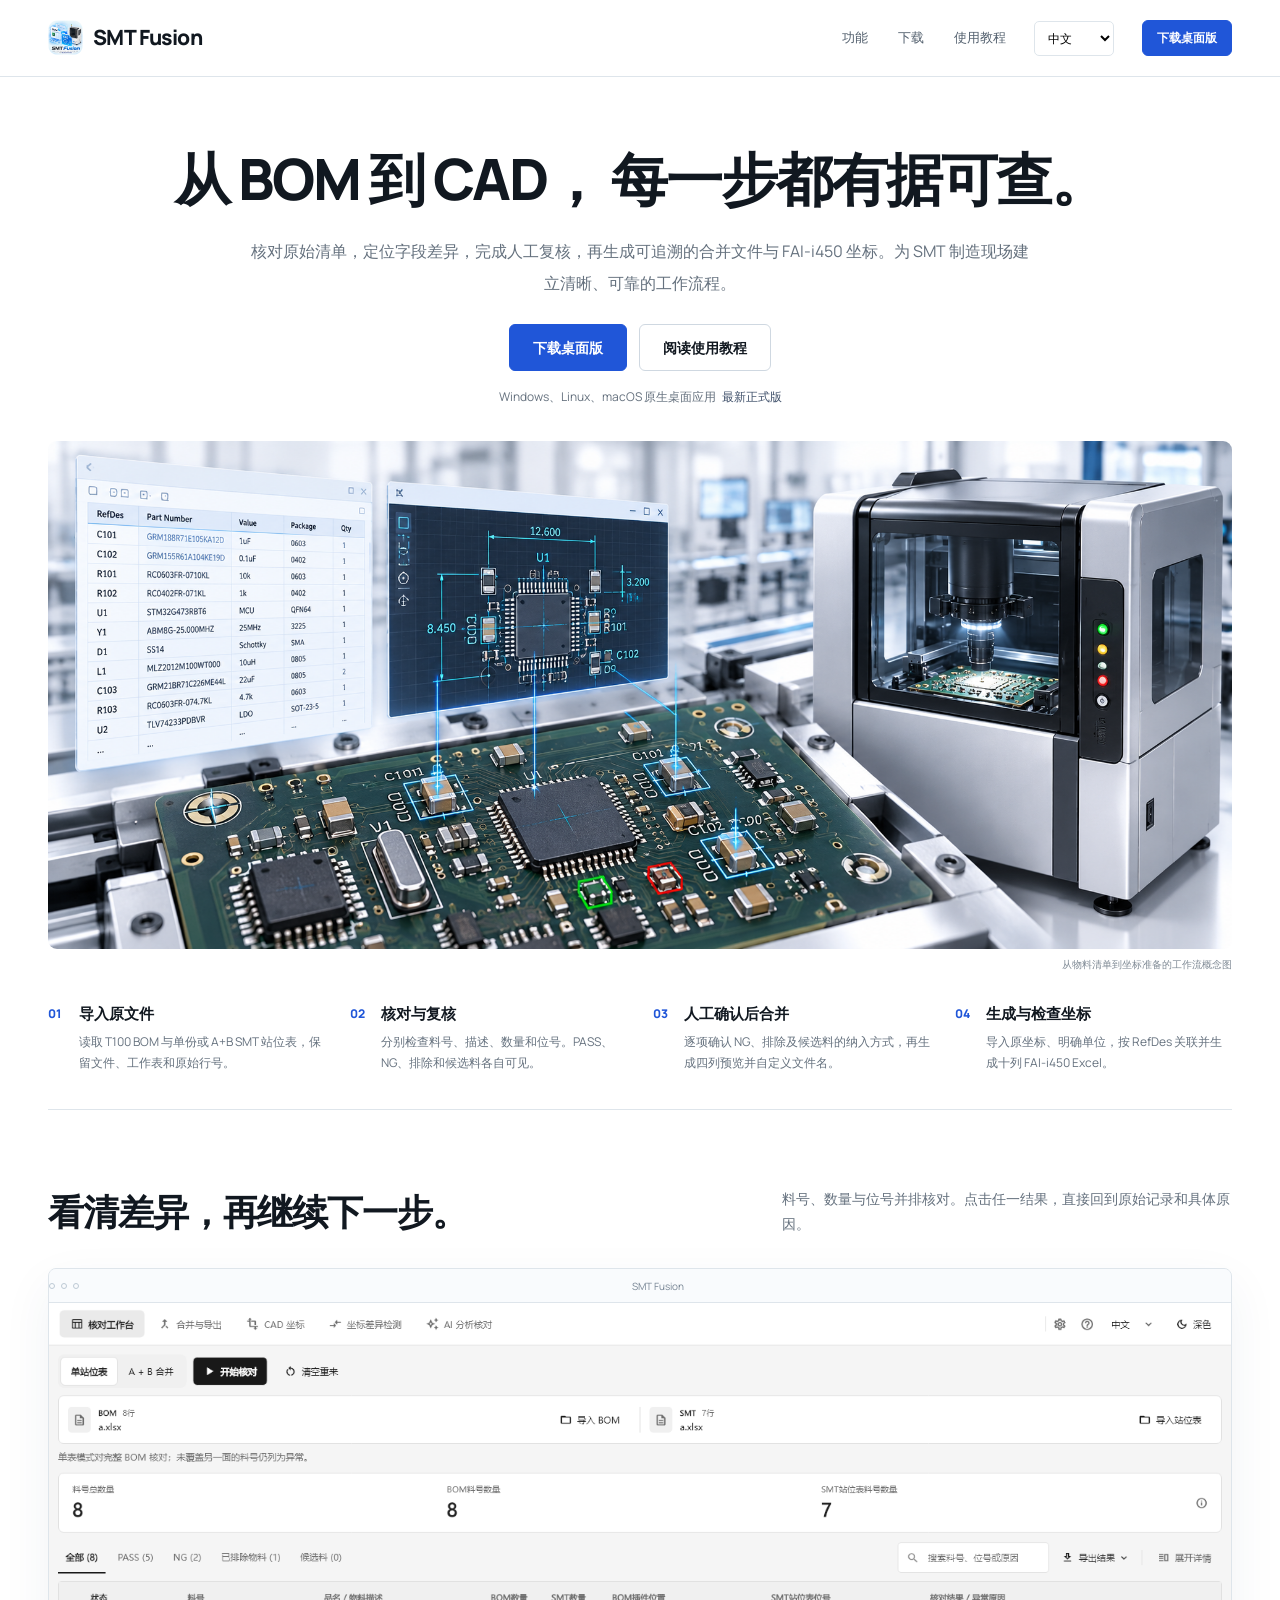
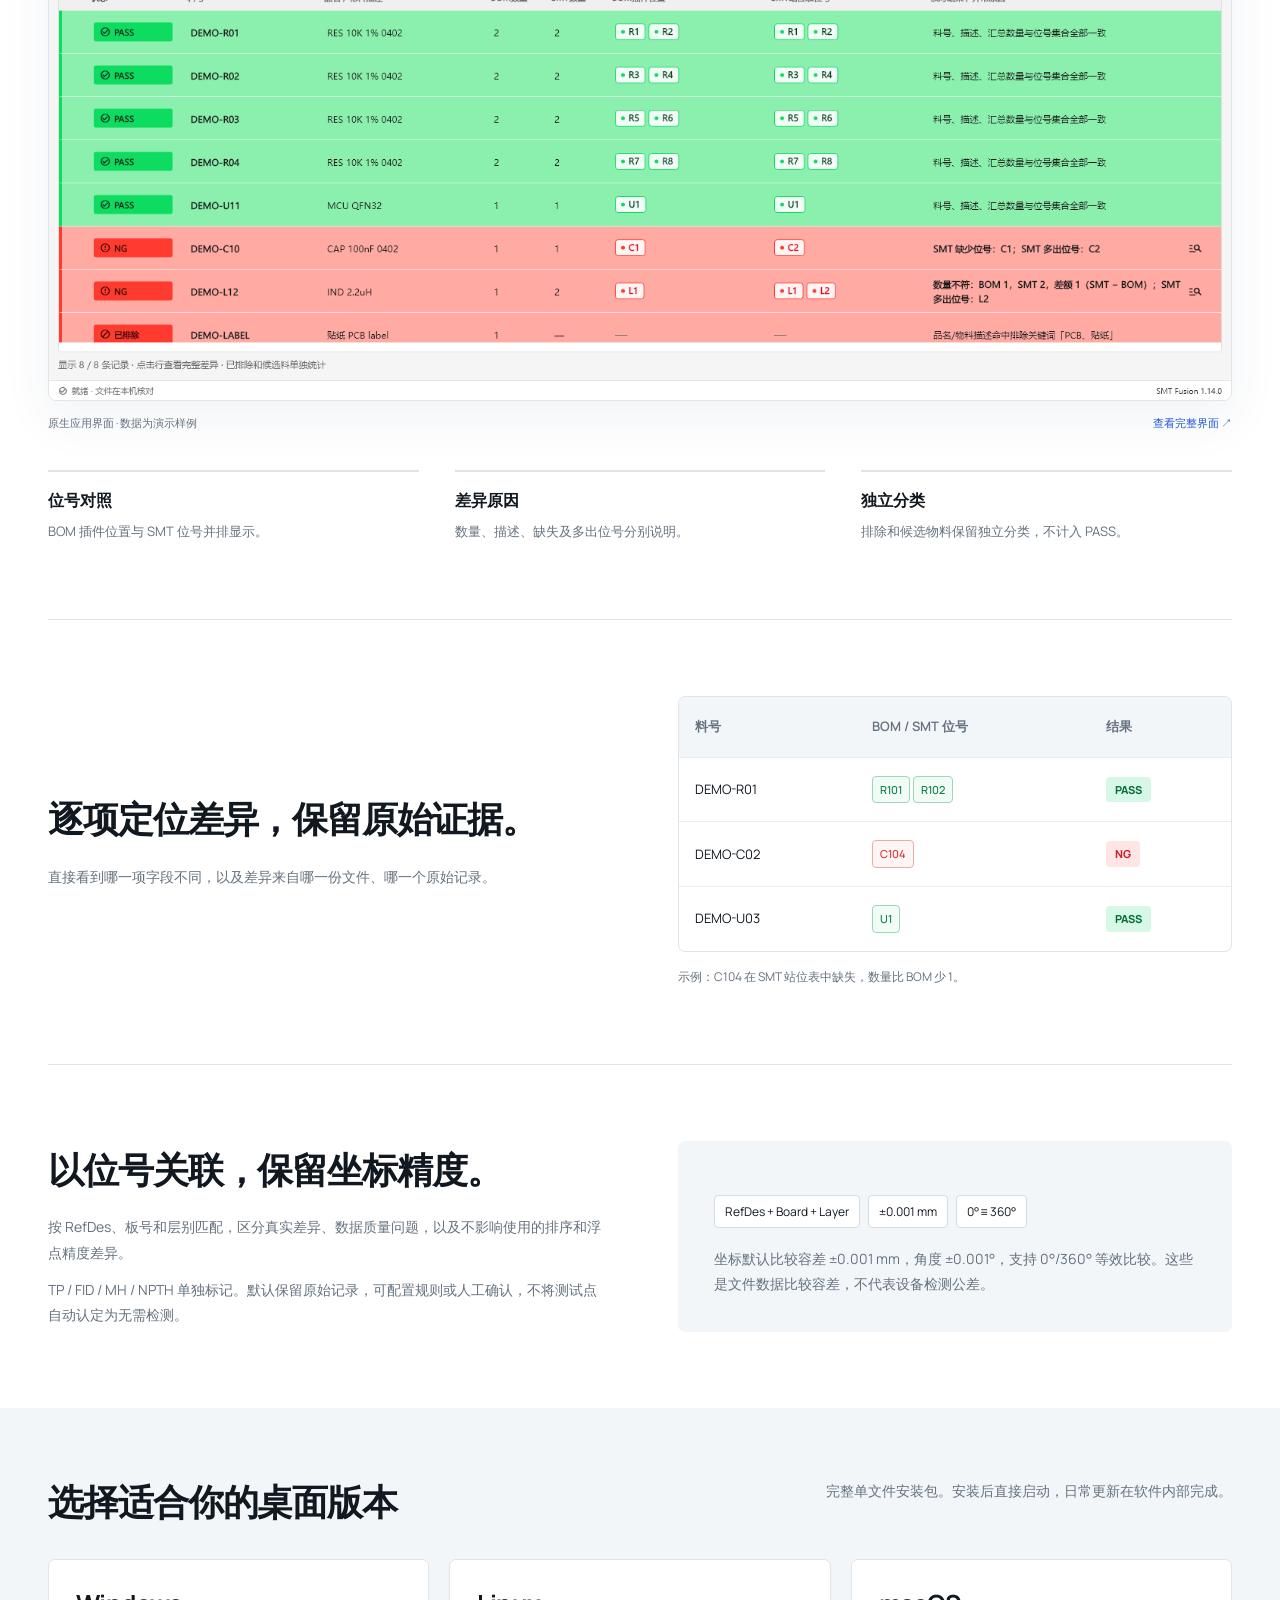
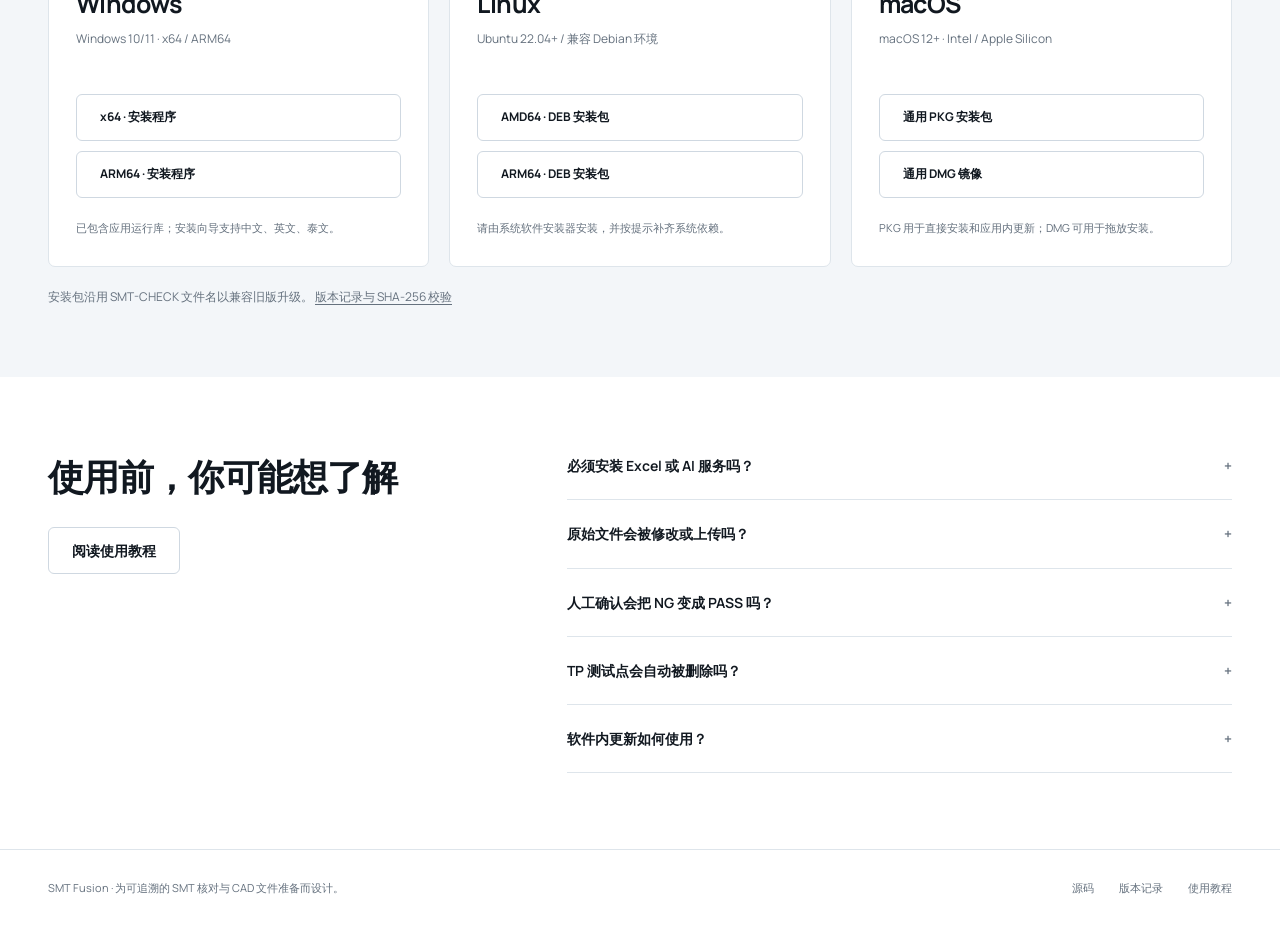
<file: website/index.html>
<!doctype html>
<html lang="zh-CN" translate="no"><head><meta charset="utf-8"><meta name="google" content="notranslate"><meta name="viewport" content="width=device-width,initial-scale=1"><title>SMT Fusion — BOM 核对与 CAD 坐标生成</title><meta name="description" content="SMT Fusion 原生桌面应用：T100 BOM 与 SMT 站位表双向核对、人工确认合并、FAI-i450 坐标生成与坐标差异检测。下载 Windows、Linux、macOS 安装包，阅读完整使用教程。"><meta property="og:title" content="SMT Fusion · 从 BOM 核对到 CAD 坐标"><meta property="og:description" content="让每一项物料、每一个位号都有据可查。原生桌面应用与完整操作教程。"><meta property="og:image" content="https://marginal-z.github.io/SMT-CHECK/assets/hero-production.png"><meta name="theme-color" content="#ffffff"><link rel="canonical" href="https://marginal-z.github.io/SMT-CHECK/"><link rel="icon" href="assets/app-icon.png"><link rel="stylesheet" href="styles.css"><script src="content.js" defer></script><script src="site.js" defer></script></head><body data-page="home"><a class="skip" href="#main">跳至内容 / Skip to content</a><header id="site-header"></header><main id="main"></main><footer id="site-footer"></footer></body></html>
</file>
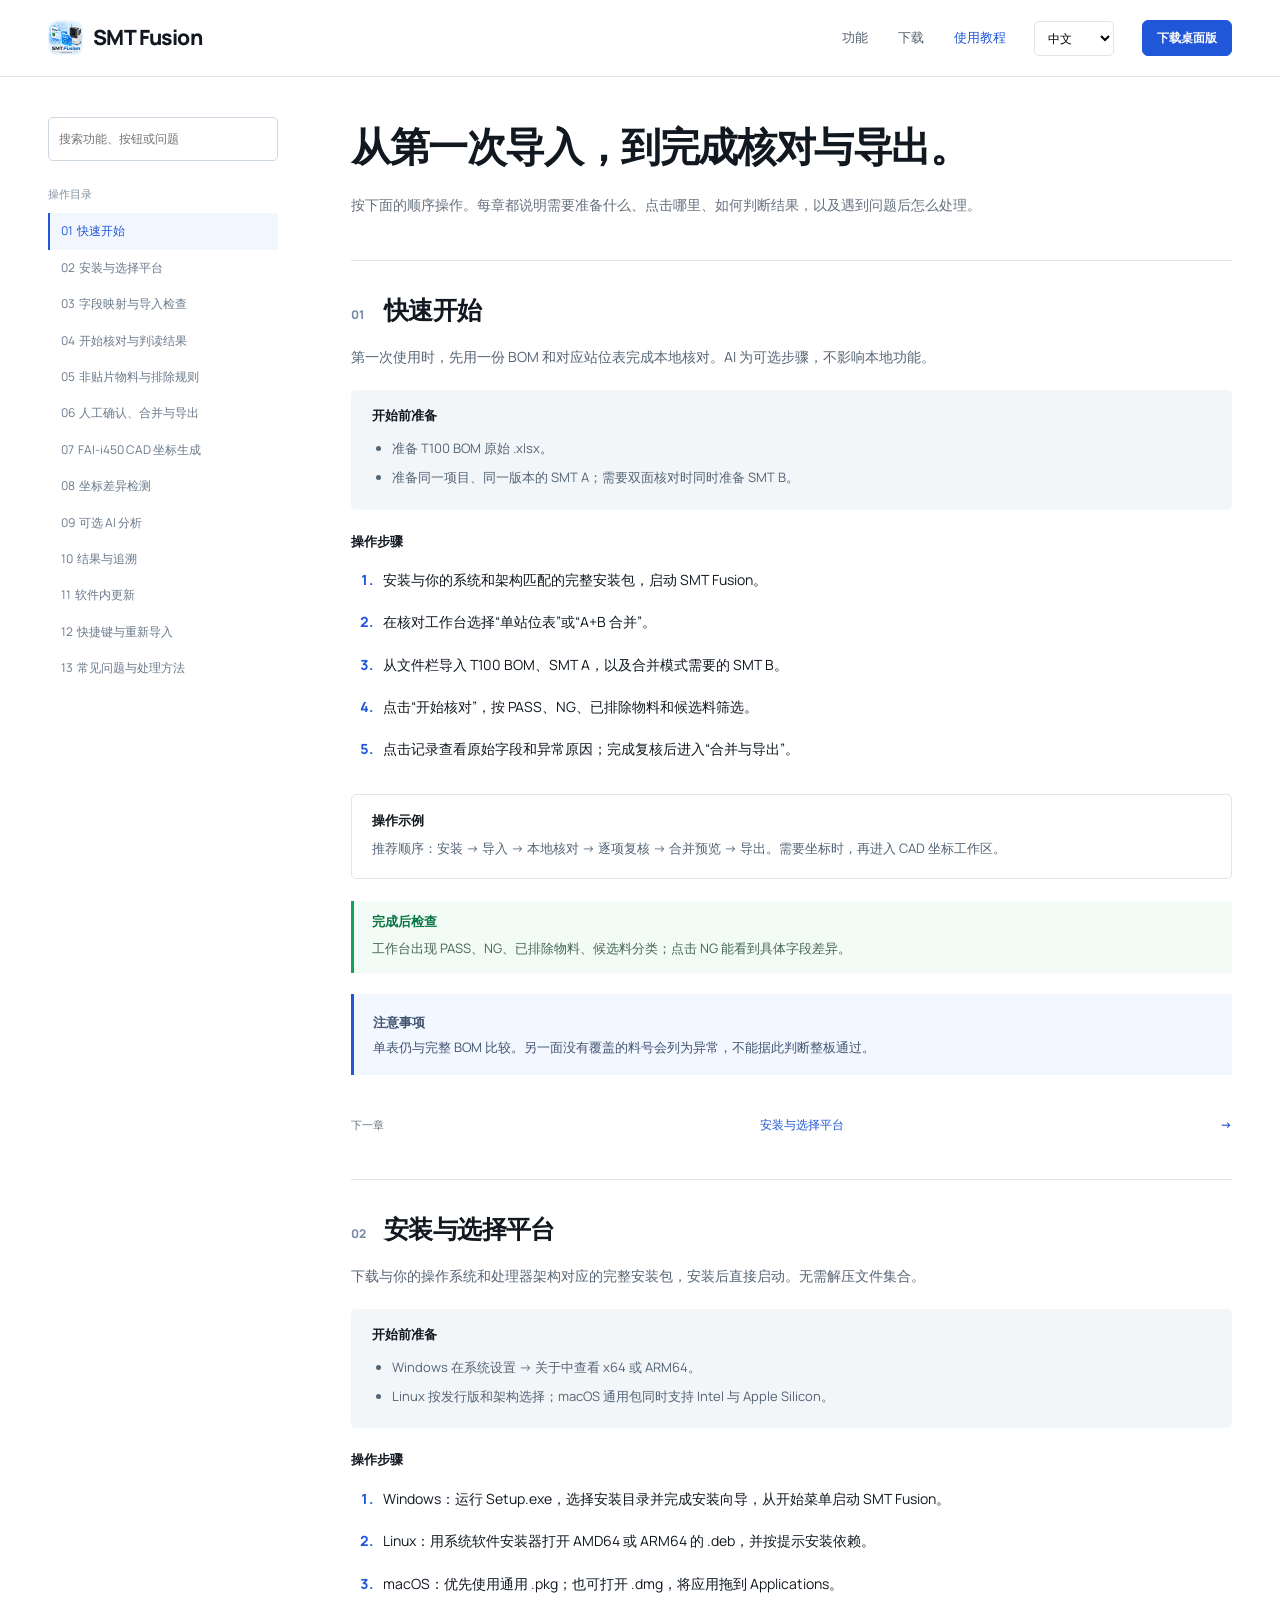
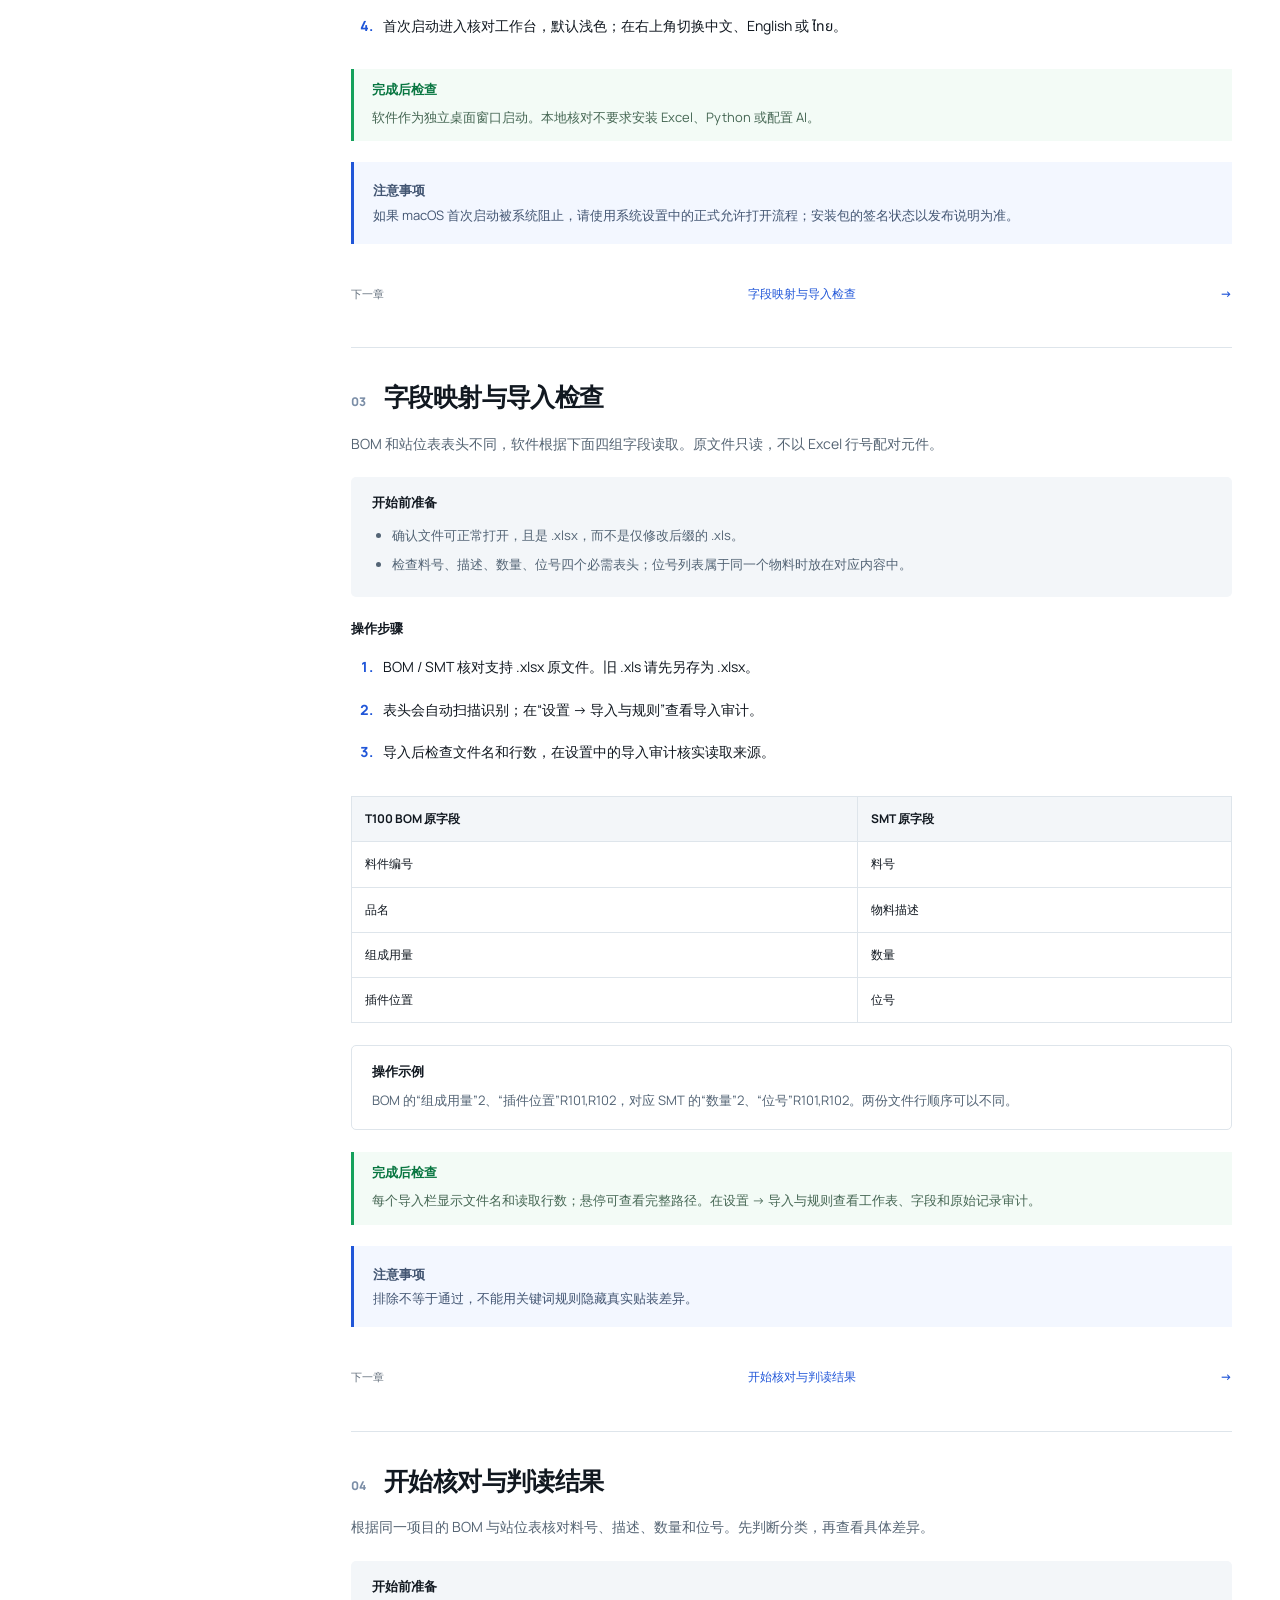
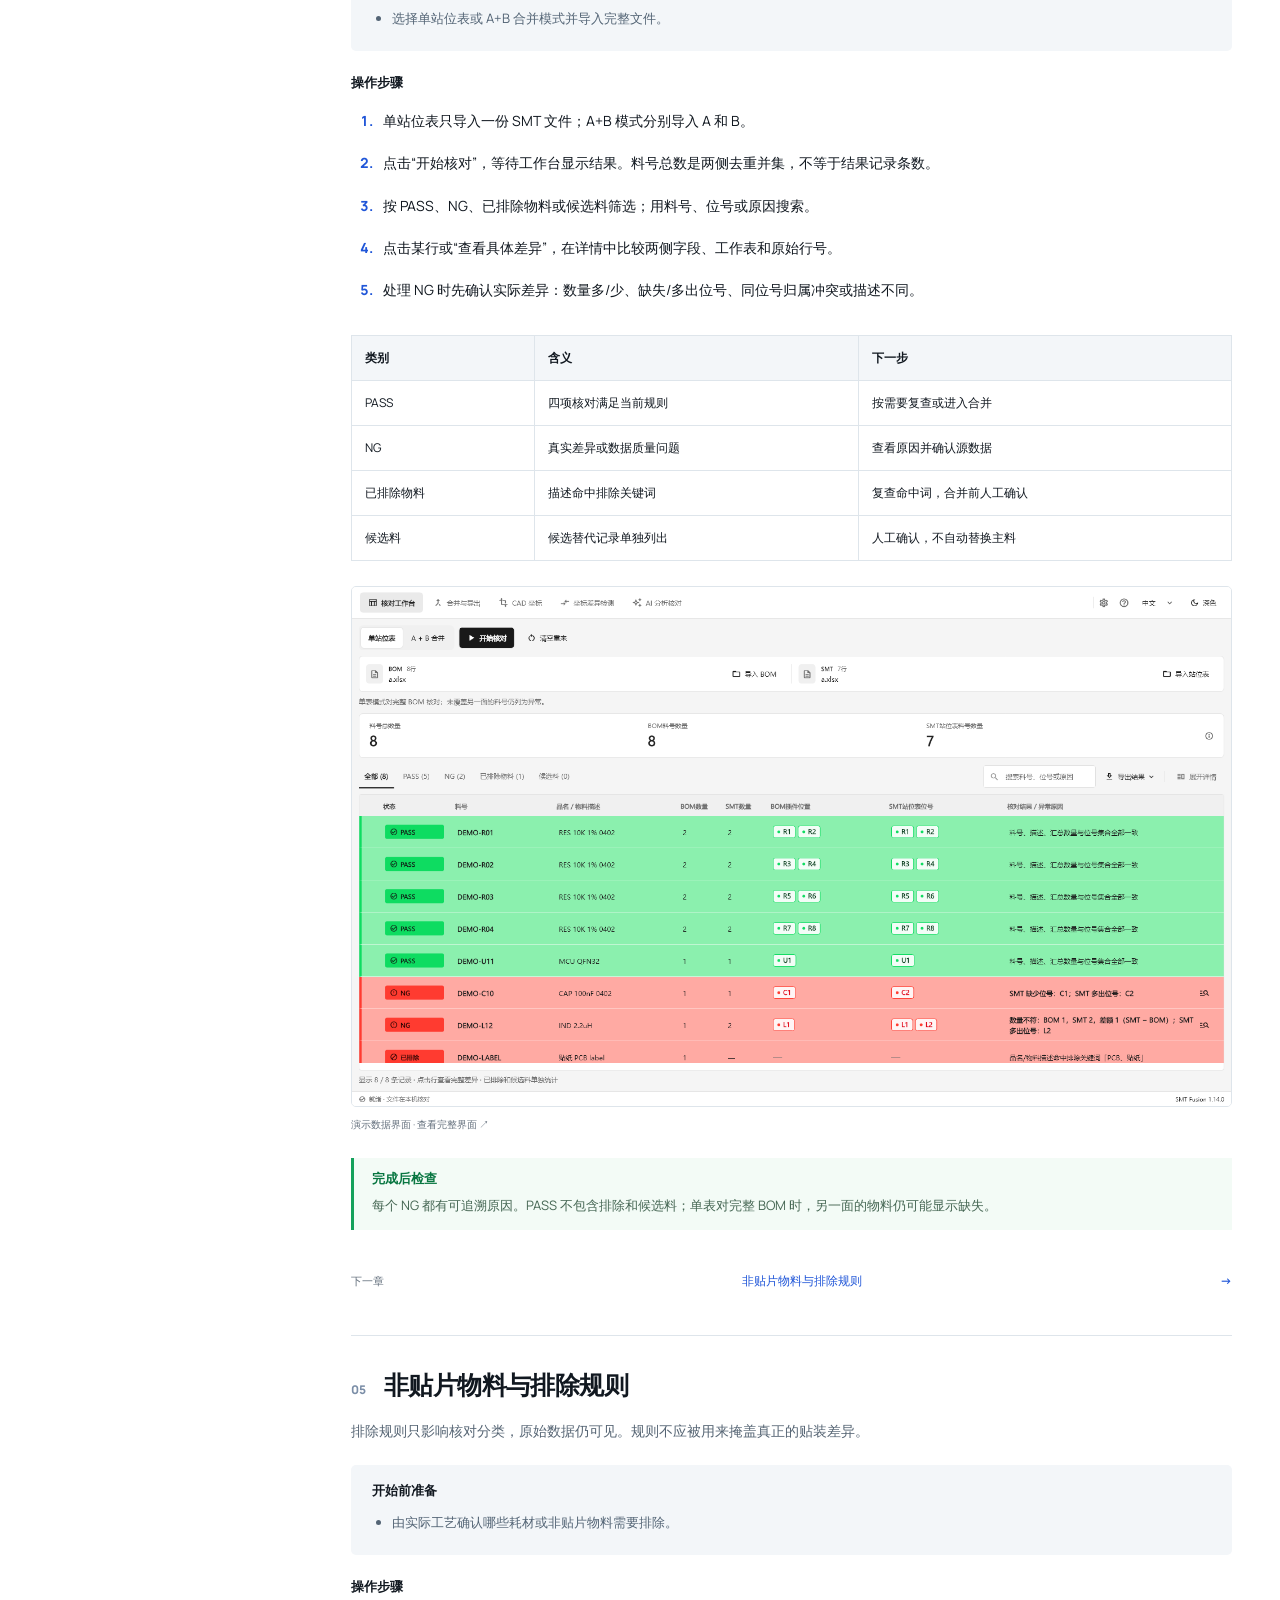
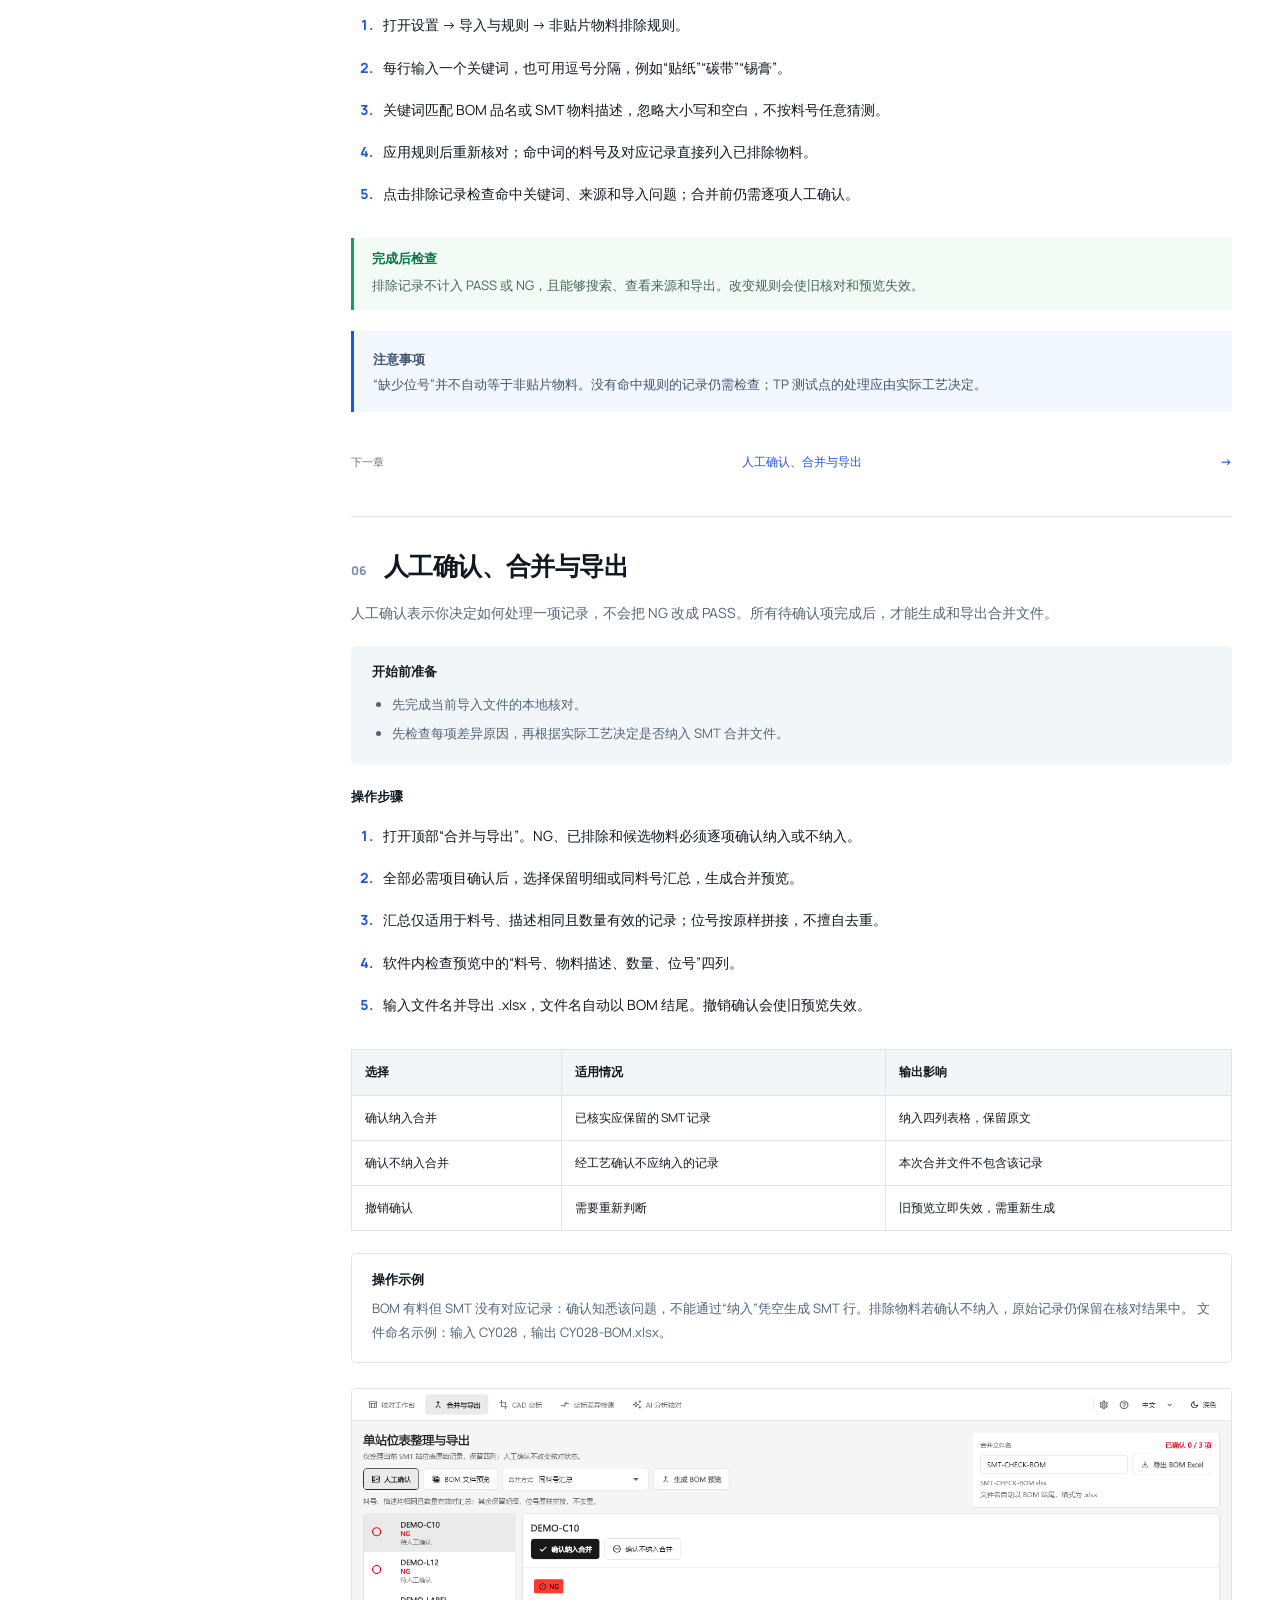
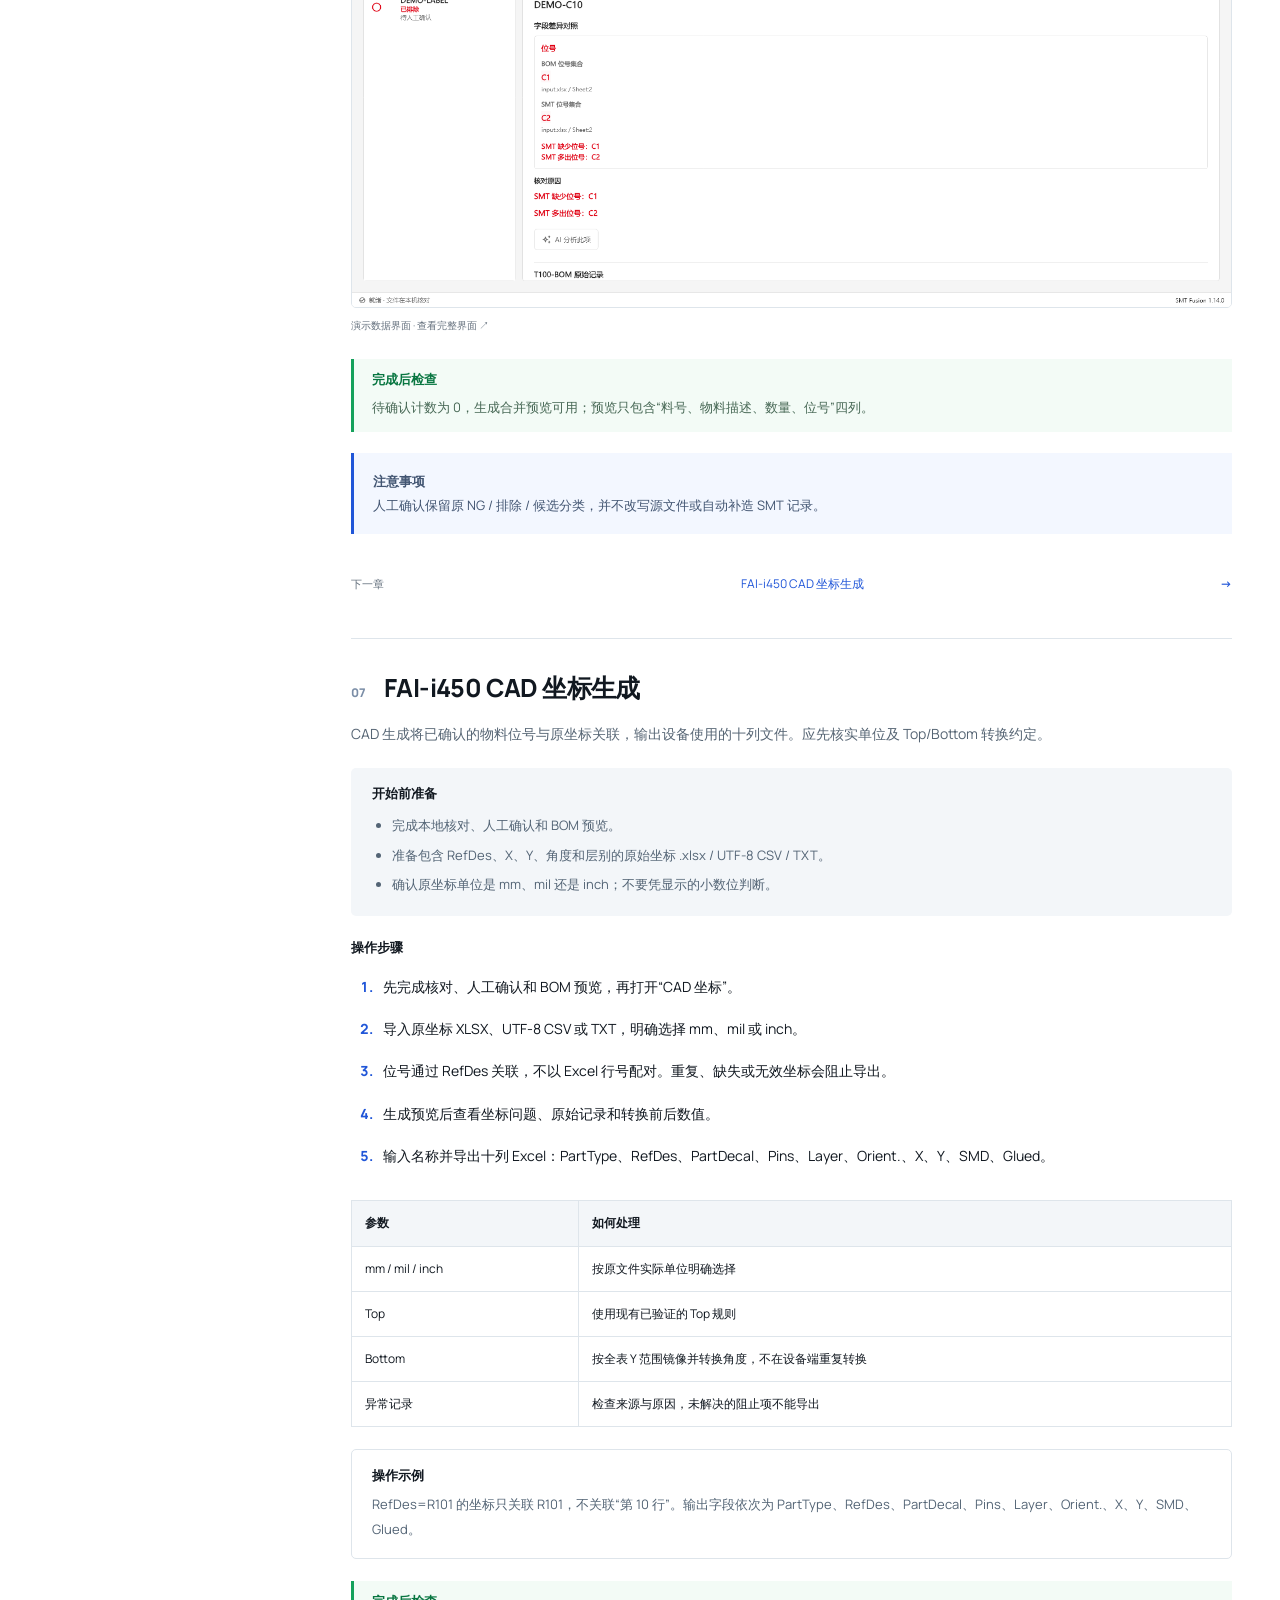
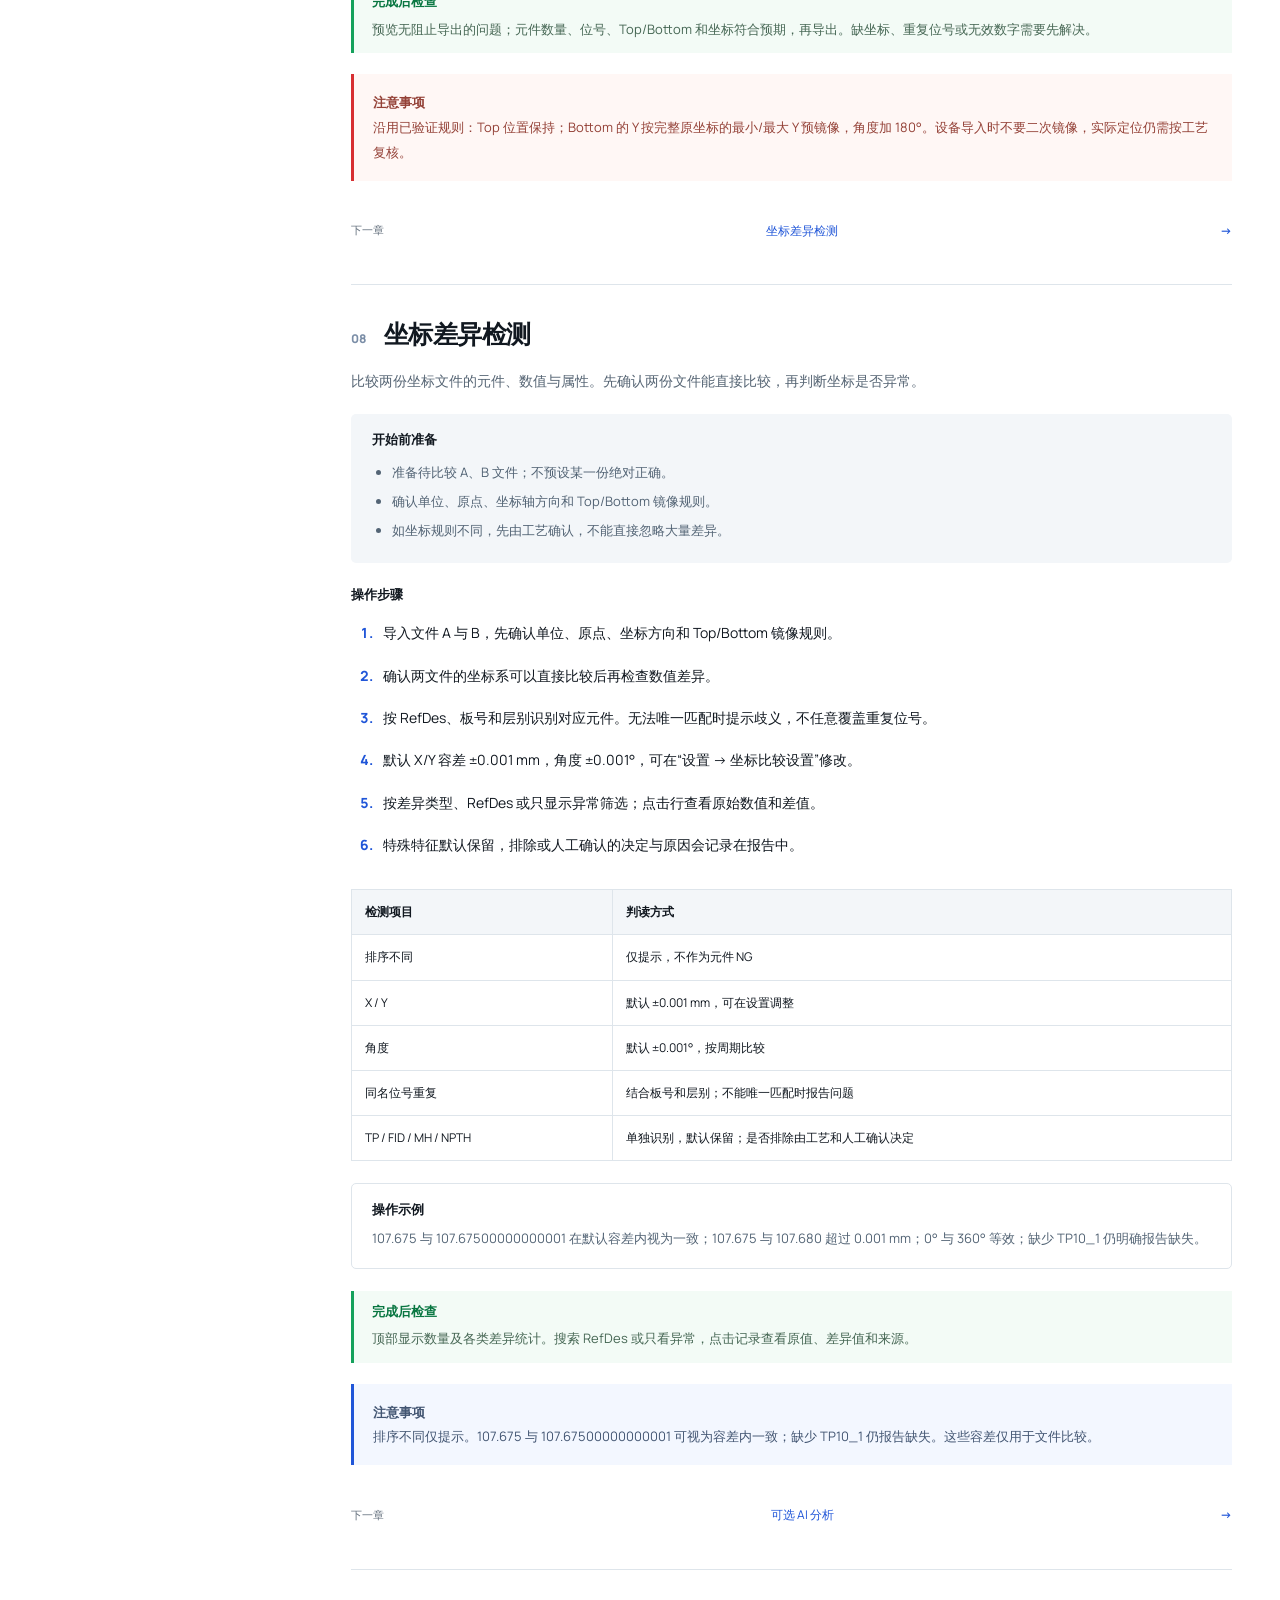
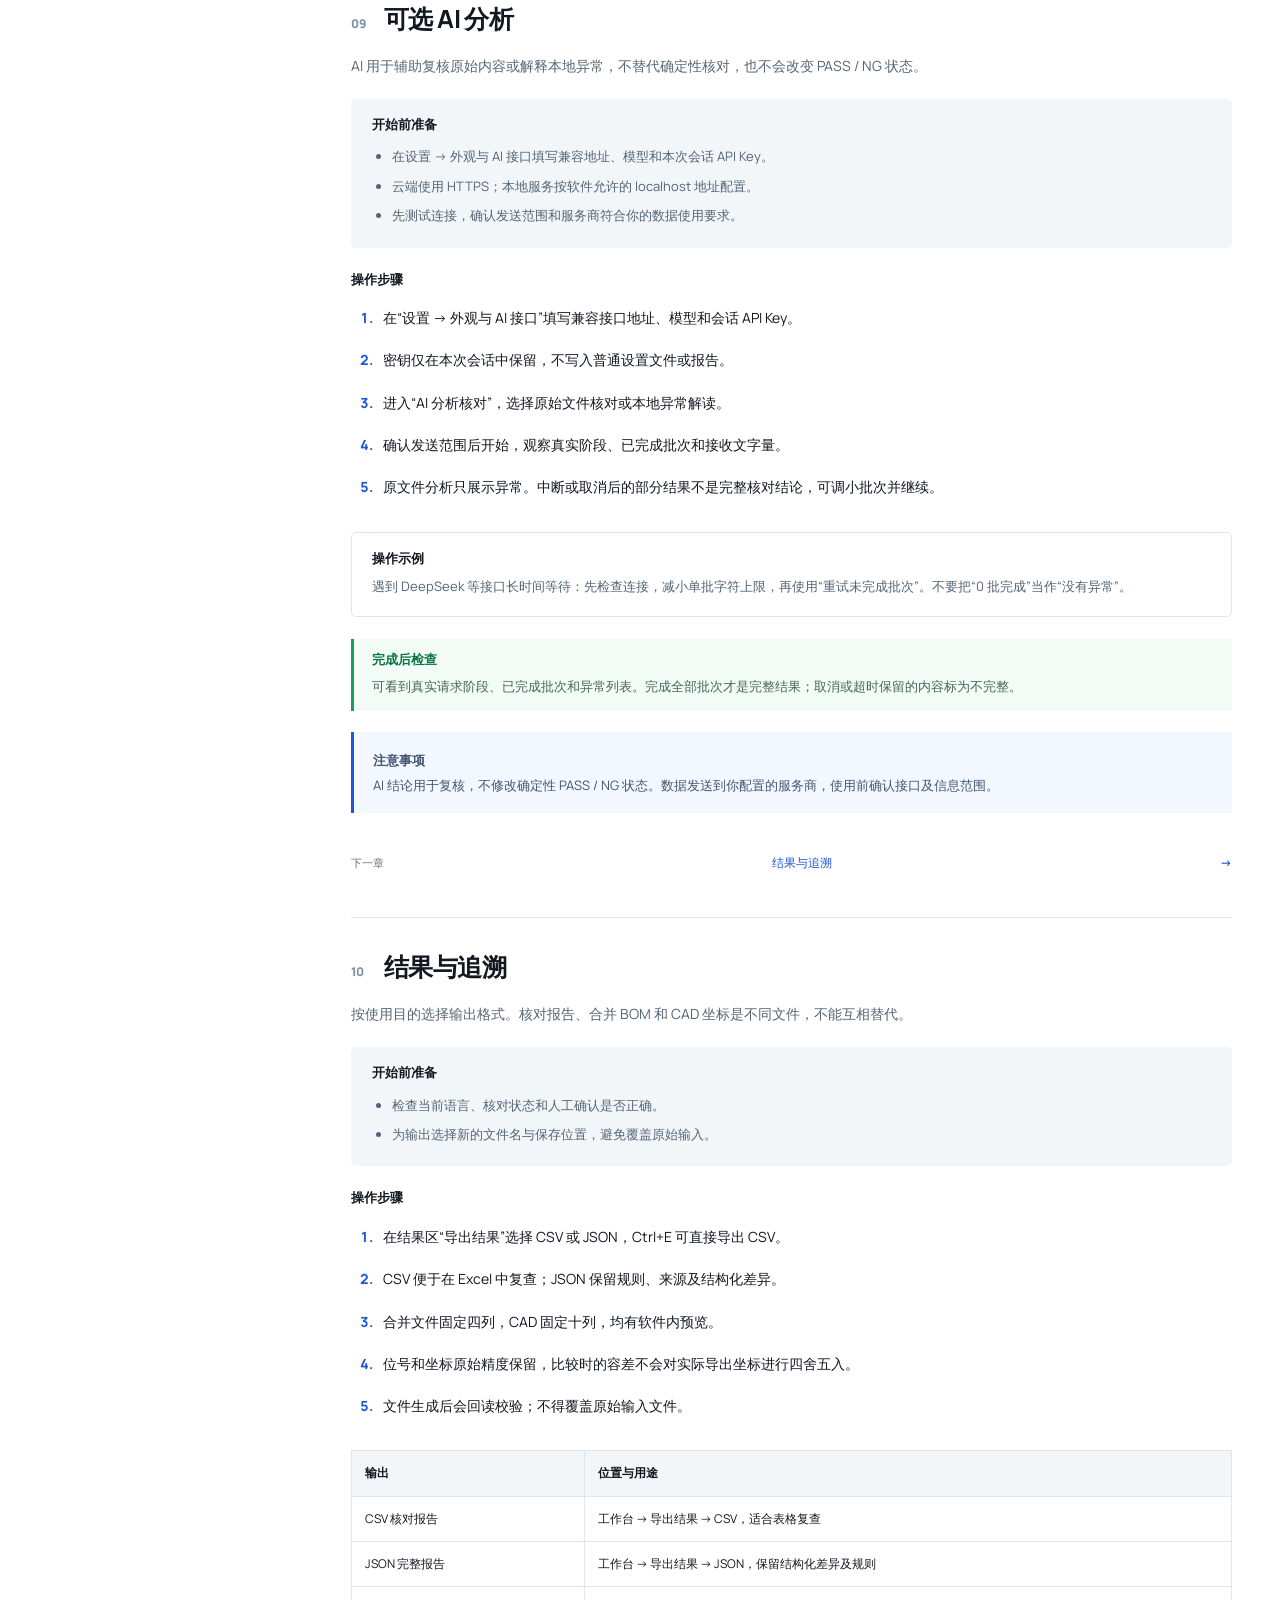
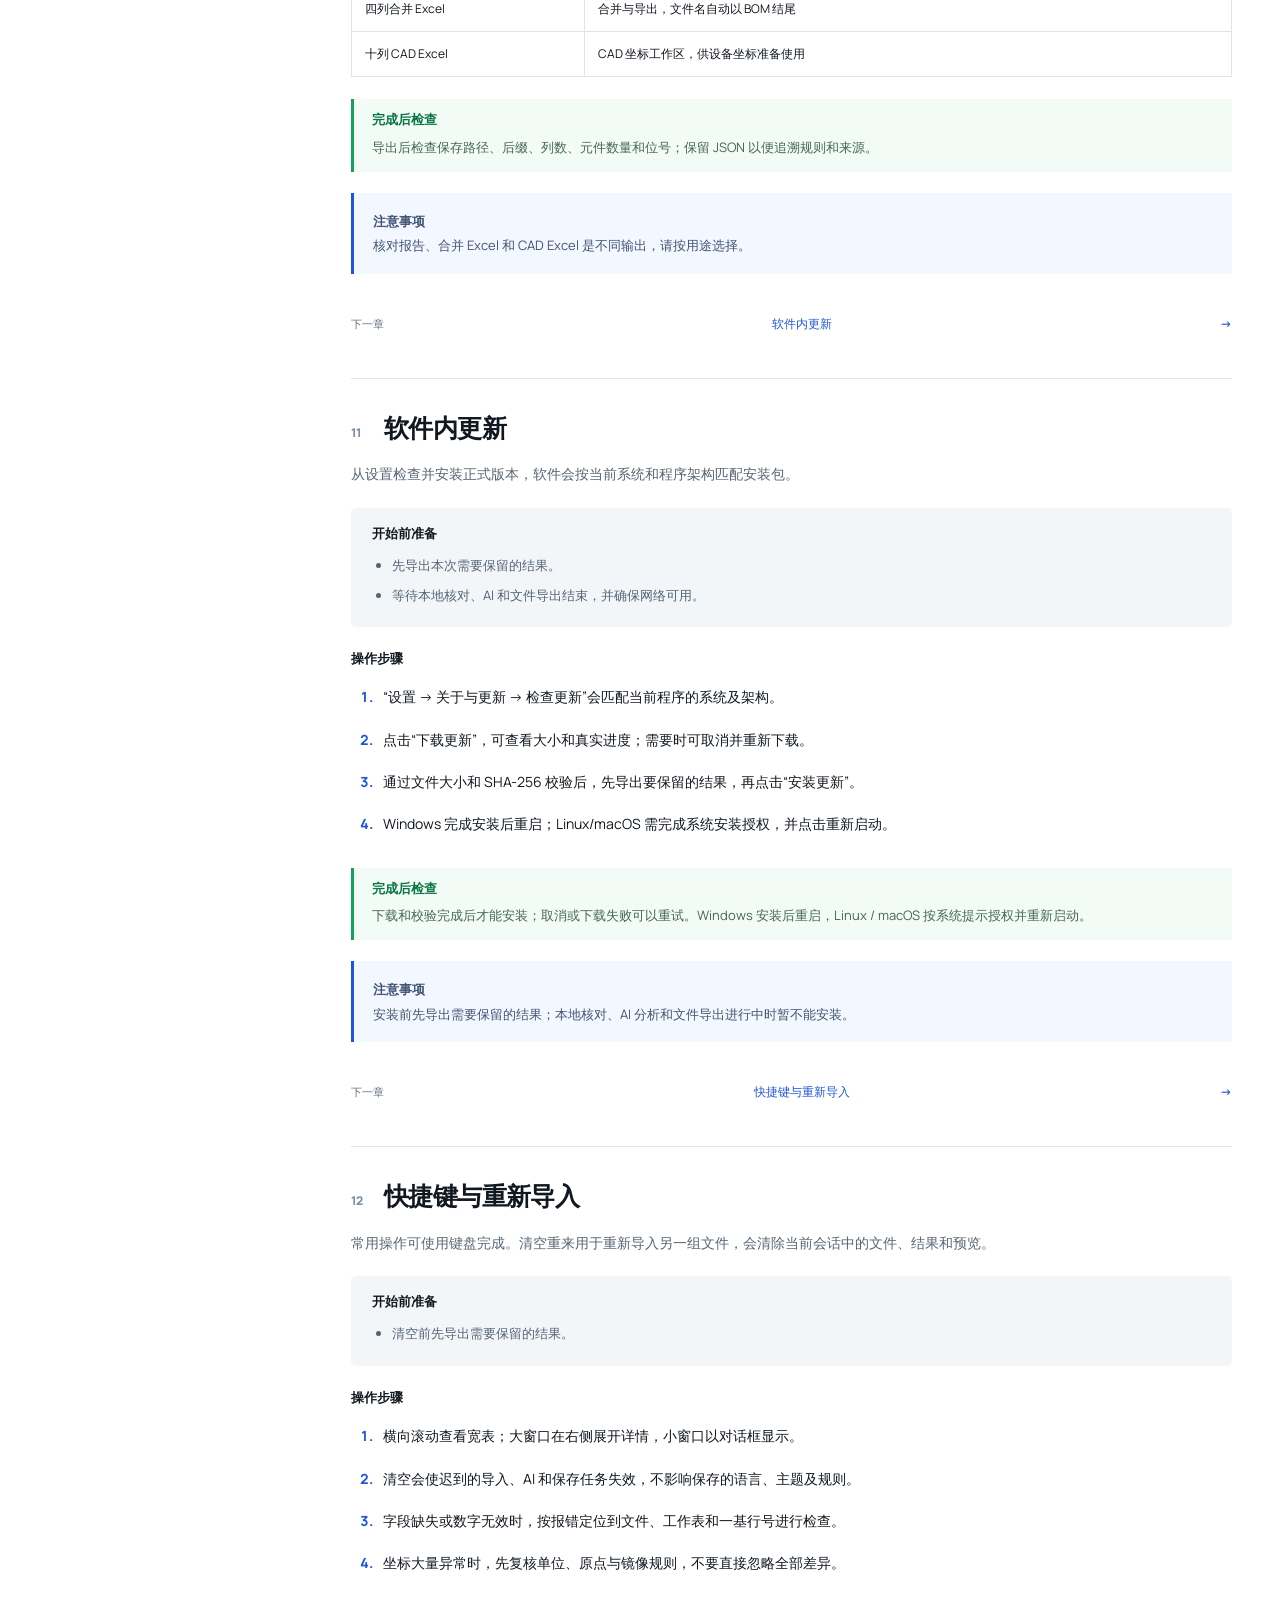
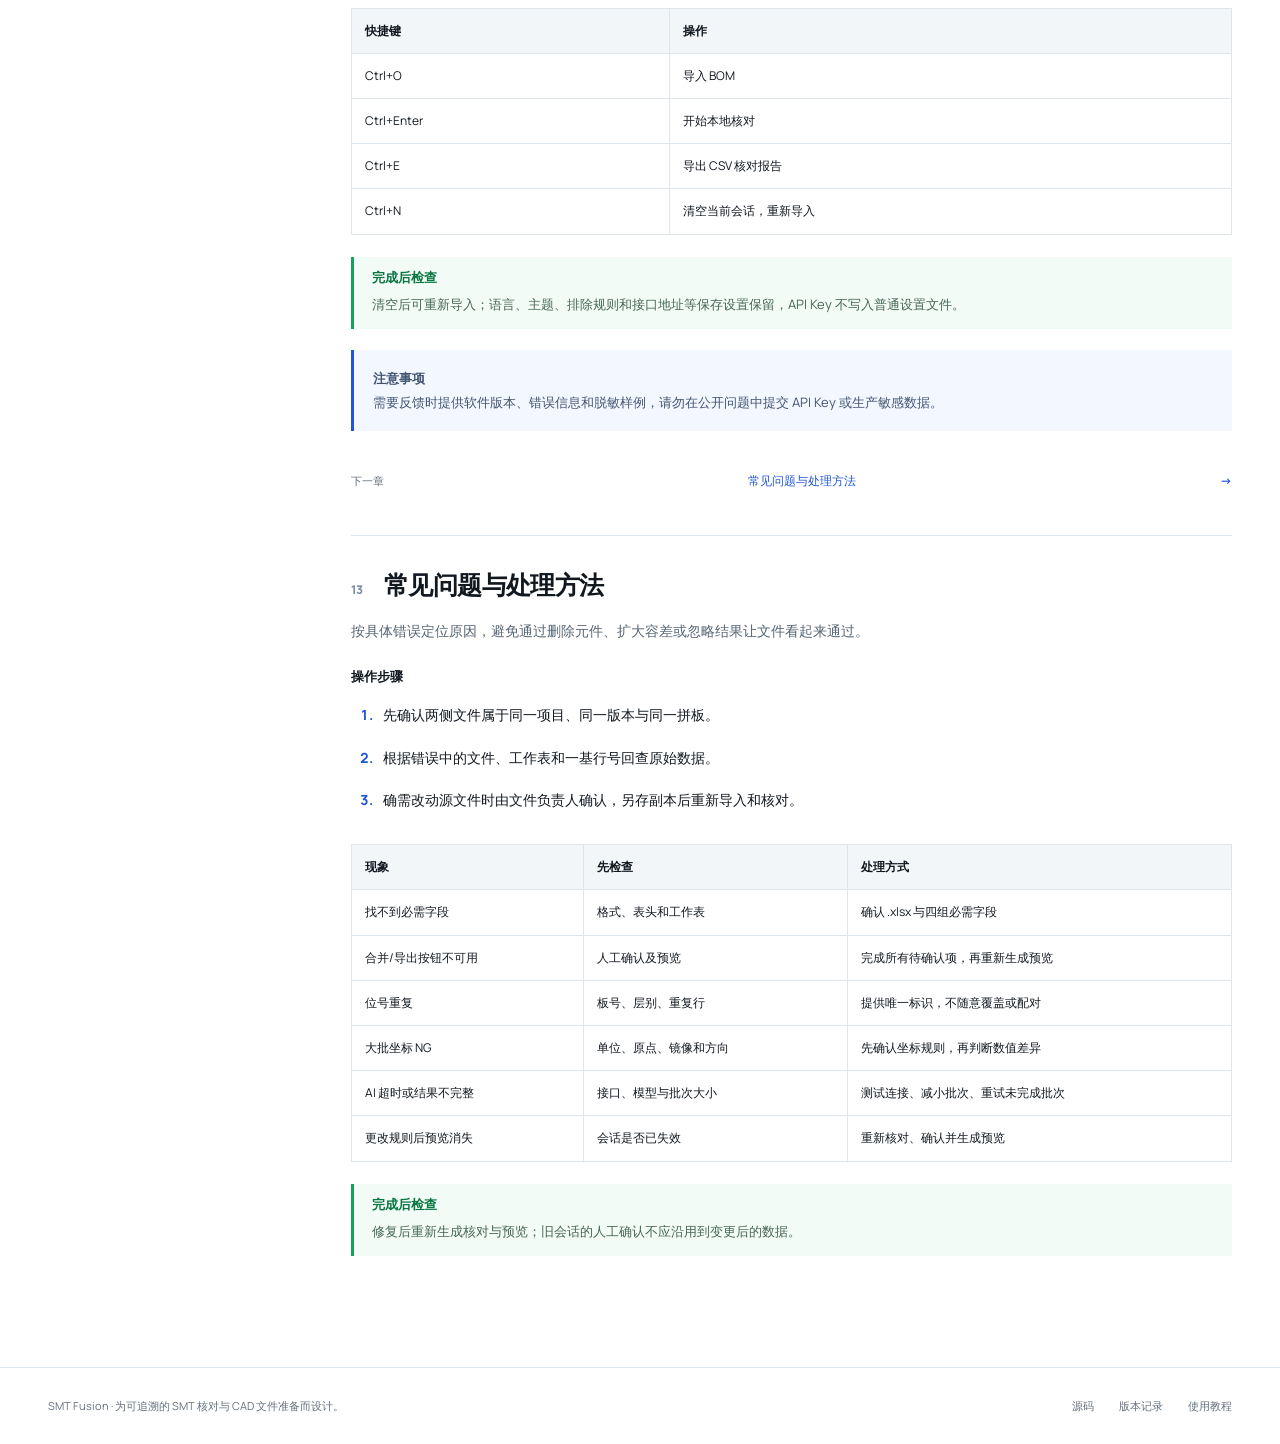
<file: website/guide.html>
<!doctype html>
<html lang="zh-CN" translate="no"><head><meta charset="utf-8"><meta name="google" content="notranslate"><meta name="viewport" content="width=device-width,initial-scale=1"><title>使用教程 — SMT Fusion</title><meta name="description" content="SMT Fusion 完整操作教程：安装、导入原始文件、BOM/SMT 核对、排除规则、人工确认、合并导出、FAI-i450 CAD 生成、坐标对比、AI 与软件内更新。"><meta name="theme-color" content="#ffffff"><link rel="canonical" href="https://marginal-z.github.io/SMT-CHECK/guide.html"><link rel="icon" href="assets/app-icon.png"><link rel="stylesheet" href="styles.css"><script src="content.js" defer></script><script src="site.js" defer></script></head><body data-page="guide"><a class="skip" href="#main">跳至内容 / Skip to content</a><header id="site-header"></header><main id="main"></main><footer id="site-footer"></footer></body></html>
</file>
<file: website/styles.css>
@font-face{font-family:Manrope;src:url(assets/Manrope.ttf) format('truetype');font-display:swap}@font-face{font-family:NotoThai;src:url(assets/NotoSansThai.ttf) format('truetype');font-display:swap}
:root{--ink:#111820;--muted:#65717e;--line:#dee5eb;--wash:#f3f6f9;--blue:#2056d8;--green:#087a45;--red:#d72f32}*{box-sizing:border-box}html{scroll-behavior:smooth;scroll-padding-top:100px}body{margin:0;color:var(--ink);background:#fff;font:15px/1.8 Manrope,'Microsoft YaHei',NotoThai,sans-serif;-webkit-font-smoothing:antialiased}a{color:inherit;text-decoration:none}button,input,select{font:inherit}button,a,select{touch-action:manipulation}button{cursor:pointer}a:focus-visible,button:focus-visible,input:focus-visible,select:focus-visible{outline:2px solid var(--blue);outline-offset:5px}[hidden]{display:none!important}img{max-width:100%;height:auto}h1,h2,h3,p{margin:0}h1,h2,h3{line-height:1.35}h2{font-size:36px;font-weight:750;letter-spacing:-1.1px}h3{font-size:19px;font-weight:700}.container{width:min(1280px,calc(100% - 96px));margin-inline:auto}.skip{position:fixed;top:-100px;left:15px;z-index:30;padding:12px;background:var(--ink);color:#fff}.skip:focus{top:8px}.site-header{position:sticky;top:0;z-index:20;background:#fffffffa;border-bottom:1px solid var(--line)}.header-inner{height:76px;display:flex;align-items:center;gap:28px}.brand{display:flex;align-items:center;gap:10px;white-space:nowrap;font-size:21px;font-weight:800;letter-spacing:-.6px}.brand img{width:35px;height:35px}.header-inner nav{display:flex;gap:30px;align-items:center;margin-left:auto;font-size:13px;color:#53606e}.header-inner nav a:hover,.header-inner nav a[aria-current]{color:var(--blue)}.lang{padding:7px 9px;border:1px solid var(--line);border-radius:5px;background:#fff;max-width:105px;font-size:12px}.button{display:inline-flex;align-items:center;justify-content:center;gap:12px;border:1px solid #cfd8e1;background:#fff;color:var(--ink);font-size:14px;font-weight:700;padding:12px 23px;border-radius:6px;min-height:47px;line-height:1.4}.button:hover{background:#f5f8fc;border-color:#9aaaba}.button.primary{background:var(--blue);border-color:var(--blue);color:#fff}.button.primary:hover{background:#1745b8}.header-download{font-size:12px;min-height:36px;padding:8px 14px}.actions{display:flex;justify-content:center;gap:12px;flex-wrap:wrap}.hero{text-align:center;padding:65px 0 0}.hero h1{font-size:clamp(36px,4.45vw,63px);line-height:1.29;font-weight:800;letter-spacing:-2px;max-width:1030px;margin:0 auto 21px;white-space:pre-line}.hero .lead{font-size:16px;line-height:1.95;color:var(--muted);max-width:780px;margin:0 auto 25px}.native-note{font-size:12px;color:var(--muted);margin:15px 0 34px}.native-note a{color:#40516b}.hero-visual{margin:0}.hero-visual img{display:block;width:100%;aspect-ratio:2.334;object-fit:cover;border-radius:9px}.art-caption{text-align:right;color:#7e8994;font-size:10px;margin-top:6px}.process-band{display:grid;grid-template-columns:repeat(4,1fr);margin-top:28px;padding-bottom:35px;border-bottom:1px solid var(--line);gap:25px}.process-band article{display:flex;gap:12px;align-items:start}.process-band .number{font-size:12px;color:var(--blue);font-weight:800;min-width:19px;line-height:26px}.process-band h3{font-size:15px;line-height:26px;margin-bottom:4px}.process-band p{font-size:12px;line-height:1.8;color:var(--muted)}.section{padding:76px 0}.section-head{display:flex;justify-content:space-between;align-items:end;gap:36px;margin-bottom:32px}.section-head h2{max-width:720px}.section-head p{max-width:450px;font-size:14px;color:var(--muted)}.product-window{border:1px solid var(--line);border-radius:8px;overflow:hidden;box-shadow:0 18px 50px #173b6310;background:var(--wash)}.window-bar{height:34px;border-bottom:1px solid var(--line);display:flex;justify-content:center;align-items:center;color:#778594;background:#f9fbfd;font-size:10px;gap:6px}.window-bar i{width:6px;height:6px;border:1px solid #bdc9d4;border-radius:50%}.window-bar span{margin:auto}.product-window img{display:block;width:100%;height:auto}.caption{display:flex;gap:20px;justify-content:space-between;align-items:center;flex-wrap:wrap;margin-top:12px;font-size:11px;color:var(--muted)}.caption a{color:var(--blue)}.benefits{display:grid;grid-template-columns:repeat(3,1fr);gap:36px;margin-top:37px}.benefits article{border-top:2px solid var(--line);padding-top:18px}.benefits h3{font-size:16px;margin-bottom:8px}.benefits p{font-size:13px;color:var(--muted)}.split{display:grid;grid-template-columns:1fr 1fr;gap:75px;align-items:center;border-top:1px solid var(--line)}.split h2{margin-bottom:20px}.split p{color:var(--muted);font-size:14px;margin-top:12px}.split ul{padding-left:20px;color:var(--muted);font-size:14px}.split li{margin:10px 0}.data-box{border:1px solid var(--line);border-radius:7px;overflow:hidden}.data-box table{border-collapse:collapse;width:100%;font-size:13px}.data-box th{text-align:left;color:var(--muted);font-weight:600;background:var(--wash)}.data-box td,.data-box th{padding:18px 16px;border-bottom:1px solid #e8edf2}.data-box tr:last-child td{border:0}.badge,.ref{display:inline-block;white-space:nowrap;border-radius:4px;font-size:11px;font-weight:750;padding:3px 9px}.badge.pass{color:#046d3a;background:#d8f8e7}.badge.ng{color:#c9232b;background:#ffe5e4}.ref{border:1px solid var(--line);padding:3px 7px;font-weight:500}.ref.pass{color:var(--green);border-color:#9ad8b8;background:#f1fcf6}.ref.ng{color:var(--red);border-color:#f0aaa8;background:#fff5f4}.example-note{font-size:12px!important;margin-top:14px!important}.coordinate-panel{padding:36px;background:var(--wash);border-radius:7px}.coordinate-example{display:grid;grid-template-columns:1fr 1fr;gap:18px;font-size:13px;margin:20px 0}.coordinate-example div{border-left:2px solid #9db7ef;padding-left:15px}.coordinate-example strong{display:block;font-size:23px;letter-spacing:-.5px;margin:4px 0}.tags{display:flex;flex-wrap:wrap;gap:8px;margin:18px 0}.tag{font-size:12px;border:1px solid #d0dce8;padding:5px 10px;border-radius:4px;background:#fff}.notice{background:#f3f7ff;border-left:3px solid var(--blue);padding:16px 19px;font-size:13px;line-height:1.9;color:#425572;margin:20px 0}.notice.red{border-color:var(--red);background:#fff7f5;color:#944137}.downloads{background:var(--wash);padding:70px 0}.downloads .section-head{align-items:start}.download-grid{display:grid;grid-template-columns:repeat(3,1fr);gap:20px}.download-card{padding:27px;background:#fff;border:1px solid var(--line);border-radius:7px;display:flex;flex-direction:column;align-items:stretch}.download-card h3{font-size:25px;letter-spacing:-.6px}.download-card p{color:var(--muted);font-size:12px;min-height:46px;margin:7px 0 15px}.download-card .button{font-size:12px;justify-content:space-between;margin:5px 0}.download-card small{color:var(--muted);font-size:11px;line-height:1.9;margin-top:15px}.download-note{font-size:12px;color:var(--muted);margin-top:19px}.download-note a{text-decoration:underline;text-underline-offset:3px}.faq-layout{display:grid;grid-template-columns:.8fr 1.2fr;gap:75px}.faq-layout .actions{justify-content:start;margin-top:25px}.faq details{padding:21px 0;border-bottom:1px solid var(--line)}.faq details:first-child{padding-top:0}.faq summary{cursor:pointer;font-weight:650;list-style:none;display:flex;justify-content:space-between;gap:20px;font-size:14px}.faq summary:after{content:'+';color:var(--muted)}.faq details[open] summary:after{content:'−'}.faq details p{font-size:13px;line-height:1.9;color:var(--muted);padding:13px 20px 0 0}.footer{border-top:1px solid var(--line);padding:28px 0;color:var(--muted);font-size:11px}.footer-inner{display:flex;justify-content:space-between;align-items:center;gap:25px;flex-wrap:wrap}.footer-links{display:flex;gap:25px}.footer a:hover{color:var(--blue)}
/* Guide separates preparation, actions and expected results. */
.guide-shell{display:grid;grid-template-columns:238px minmax(0,1fr);gap:65px;padding-top:40px;padding-bottom:90px}.guide-nav{position:sticky;top:102px;align-self:start;max-height:calc(100vh - 120px);overflow:auto;padding-right:8px}.guide-search{width:100%;border:1px solid #ccd7e1;border-radius:5px;background:#fff;padding:10px;font-size:12px}.search-clear{border:0;background:none;color:var(--blue);font-size:11px;padding:7px 0;text-align:left}.guide-nav .toc-title{display:block;font-size:11px;margin:23px 0 10px;color:#81909e}.guide-links a{display:block;padding:8px 11px;border-left:2px solid transparent;color:#69798a;font-size:12px;line-height:1.7}.guide-links a:hover,.guide-links a.active{border-color:var(--blue);color:var(--blue);background:#f2f6ff}.guide-content{min-width:0;max-width:900px}.guide-content>h1{font-size:40px;letter-spacing:-1.4px;line-height:1.45;max-width:800px;margin-bottom:17px}.guide-intro{font-size:14px;color:var(--muted);max-width:740px}.guide-section{padding-top:32px;margin-top:43px;border-top:1px solid var(--line);scroll-margin-top:100px}.chapter-heading{display:flex;gap:13px;align-items:baseline;margin-bottom:16px}.chapter-heading .number{font-size:12px;font-weight:800;color:#7b8ea7;min-width:20px}.guide-section h2{font-size:25px;letter-spacing:-.6px}.guide-section>p{font-size:14px;line-height:1.95;color:#566574;margin:12px 0}.guide-section h3{font-size:13px;margin:23px 0 10px}.prepare{padding:17px 21px;background:var(--wash);border-radius:5px;margin:20px 0}.prepare h3{margin:0 0 9px}.prepare ul{margin:0;padding-left:20px;font-size:13px;color:#536475}.prepare li{padding:3px 0}.guide-steps{padding-left:25px;font-size:14px;margin:0}.guide-steps li{padding:6px 0 9px 7px;line-height:1.95}.guide-steps li::marker{color:var(--blue);font-weight:750}.guide-section .outcome{border-left:3px solid #15a15c;padding:12px 18px;background:#f3fbf6;margin:21px 0}.outcome h3{margin:0 0 6px;color:#087641}.outcome p{font-size:13px;line-height:1.9;color:#466754}.guide-example{padding:17px 20px;border:1px solid var(--line);border-radius:5px;margin:22px 0}.guide-example h3{margin:0 0 7px}.guide-example p{font-size:13px;color:#536475;line-height:1.9}.table-scroll{overflow:auto;margin:22px 0}.guide-section table{width:100%;border-collapse:collapse;font-size:12px;line-height:1.85}.guide-section th,.guide-section td{border:1px solid var(--line);padding:11px 13px;text-align:left;vertical-align:top;min-width:90px}.guide-section th{background:var(--wash);font-weight:700}.guide-image{margin:25px 0}.guide-image img{display:block;width:100%;border:1px solid var(--line);border-radius:5px}.guide-image figcaption{font-size:10px;color:var(--muted);margin-top:8px}.guide-next{display:flex;justify-content:space-between;gap:18px;align-items:center;font-size:12px;color:var(--blue);padding-top:19px}.guide-next span{font-size:11px;color:var(--muted)}.no-results{padding:20px;border:1px solid var(--line);font-size:13px;margin-top:25px}.search-status{font-size:11px;color:var(--muted);margin:10px 0}
@media(min-width:1500px){.container{width:min(1320px,calc(100% - 130px))}.hero{padding-top:76px}.hero h1{font-size:66px}}@media(max-width:1050px){.container{width:calc(100% - 52px)}.header-inner{gap:18px}.header-inner nav{gap:20px}.hero{padding-top:48px}.hero h1{font-size:48px}.process-band{gap:16px}.section{padding:55px 0}.section-head{align-items:start;gap:25px}.section-head h2{font-size:29px}.section-head p{max-width:340px}.split{gap:38px}.guide-shell{grid-template-columns:190px minmax(0,1fr);gap:35px}.guide-content>h1{font-size:34px}.download-card{padding:20px}.benefits{gap:25px}}
@media(max-width:700px){.container{width:calc(100% - 36px)}.header-inner{height:65px;gap:12px}.brand{font-size:18px;gap:7px}.brand img{width:29px;height:29px}.header-inner nav{margin-left:auto;gap:12px;font-size:12px}.header-inner nav a:first-child{display:none}.header-download{display:none}.lang{max-width:80px;font-size:11px;padding:5px}.hero{padding-top:36px}.hero h1{font-size:35px;letter-spacing:-1.2px;margin-bottom:17px}.hero .lead{font-size:13px;line-height:1.95}.button{font-size:12px;min-height:44px;padding:11px 18px}.native-note{font-size:10px;margin:15px 0 25px}.hero-visual img{aspect-ratio:1.65;object-position:60% center;border-radius:5px}.art-caption{font-size:9px;line-height:1.6;text-align:left}.process-band{grid-template-columns:1fr 1fr;gap:20px 15px;margin-top:25px;padding-bottom:29px}.process-band article{gap:8px}.process-band h3{font-size:13px}.process-band p{font-size:11px}.section{padding:43px 0}.section-head{display:block;margin-bottom:23px}.section-head h2{font-size:28px}.section-head p{font-size:12px;max-width:none;margin-top:15px}.window-bar{height:24px;font-size:8px}.product-window{border-radius:4px}.caption{font-size:10px;gap:8px}.benefits{grid-template-columns:1fr;gap:22px;margin-top:28px}.benefits article{padding-top:13px}.benefits h3{font-size:15px}.benefits p{font-size:12px}.split,.faq-layout{grid-template-columns:1fr;gap:26px}.split h2{font-size:28px}.split p,.split li{font-size:12px}.coordinate-panel{padding:22px}.coordinate-example strong{font-size:19px}.coordinate-example{font-size:11px;gap:14px}.notice{font-size:12px;padding:12px 15px}.download-grid{grid-template-columns:1fr;gap:14px}.downloads{padding:43px 0}.download-card p{min-height:0}.download-card .button{font-size:12px}.download-note{font-size:11px}.faq summary{font-size:13px}.faq details p{font-size:12px}.faq-layout .actions{margin-top:18px}.footer{padding:23px 0}.footer-inner{align-items:start;font-size:10px}.footer-links{gap:20px}.guide-shell{display:block;padding-top:24px}.guide-nav{position:static;max-height:none;padding:0 0 16px;border-bottom:1px solid var(--line);margin-bottom:29px}.guide-nav .toc-title{display:none}.guide-links{display:flex;overflow:auto;gap:5px;margin-top:10px;padding-bottom:7px}.guide-links a{white-space:nowrap;border-left:0;border-bottom:2px solid transparent;padding:5px 8px;font-size:11px}.guide-links a.active{border-bottom-color:var(--blue)}.guide-content>h1{font-size:29px;letter-spacing:-.8px}.guide-intro{font-size:12px}.guide-section{margin-top:32px;padding-top:25px;scroll-margin-top:85px}.guide-section h2{font-size:22px}.guide-section>p,.guide-steps{font-size:13px}.prepare{padding:14px 17px}.prepare ul,.guide-example p,.outcome p{font-size:12px}.guide-section table{font-size:11px}.guide-section th,.guide-section td{padding:9px;min-width:80px}.guide-next{font-size:11px}.guide-example{padding:14px 16px}}
@media(prefers-reduced-motion:reduce){html{scroll-behavior:auto}*,*::before,*::after{animation:none!important;transition:none!important}}@media print{.site-header,.guide-nav,.actions,.footer,.guide-next,.search-status{display:none}.container{width:100%}.guide-shell{display:block}.guide-section[hidden]{display:block}.guide-section{break-inside:avoid}.guide-content{max-width:none}}
.hero h1{white-space:normal;max-width:1160px}
@media(max-width:700px){.header-inner nav a:nth-child(2){display:none}.brand{flex-shrink:0}.header-inner nav a{white-space:nowrap}}
</file>
